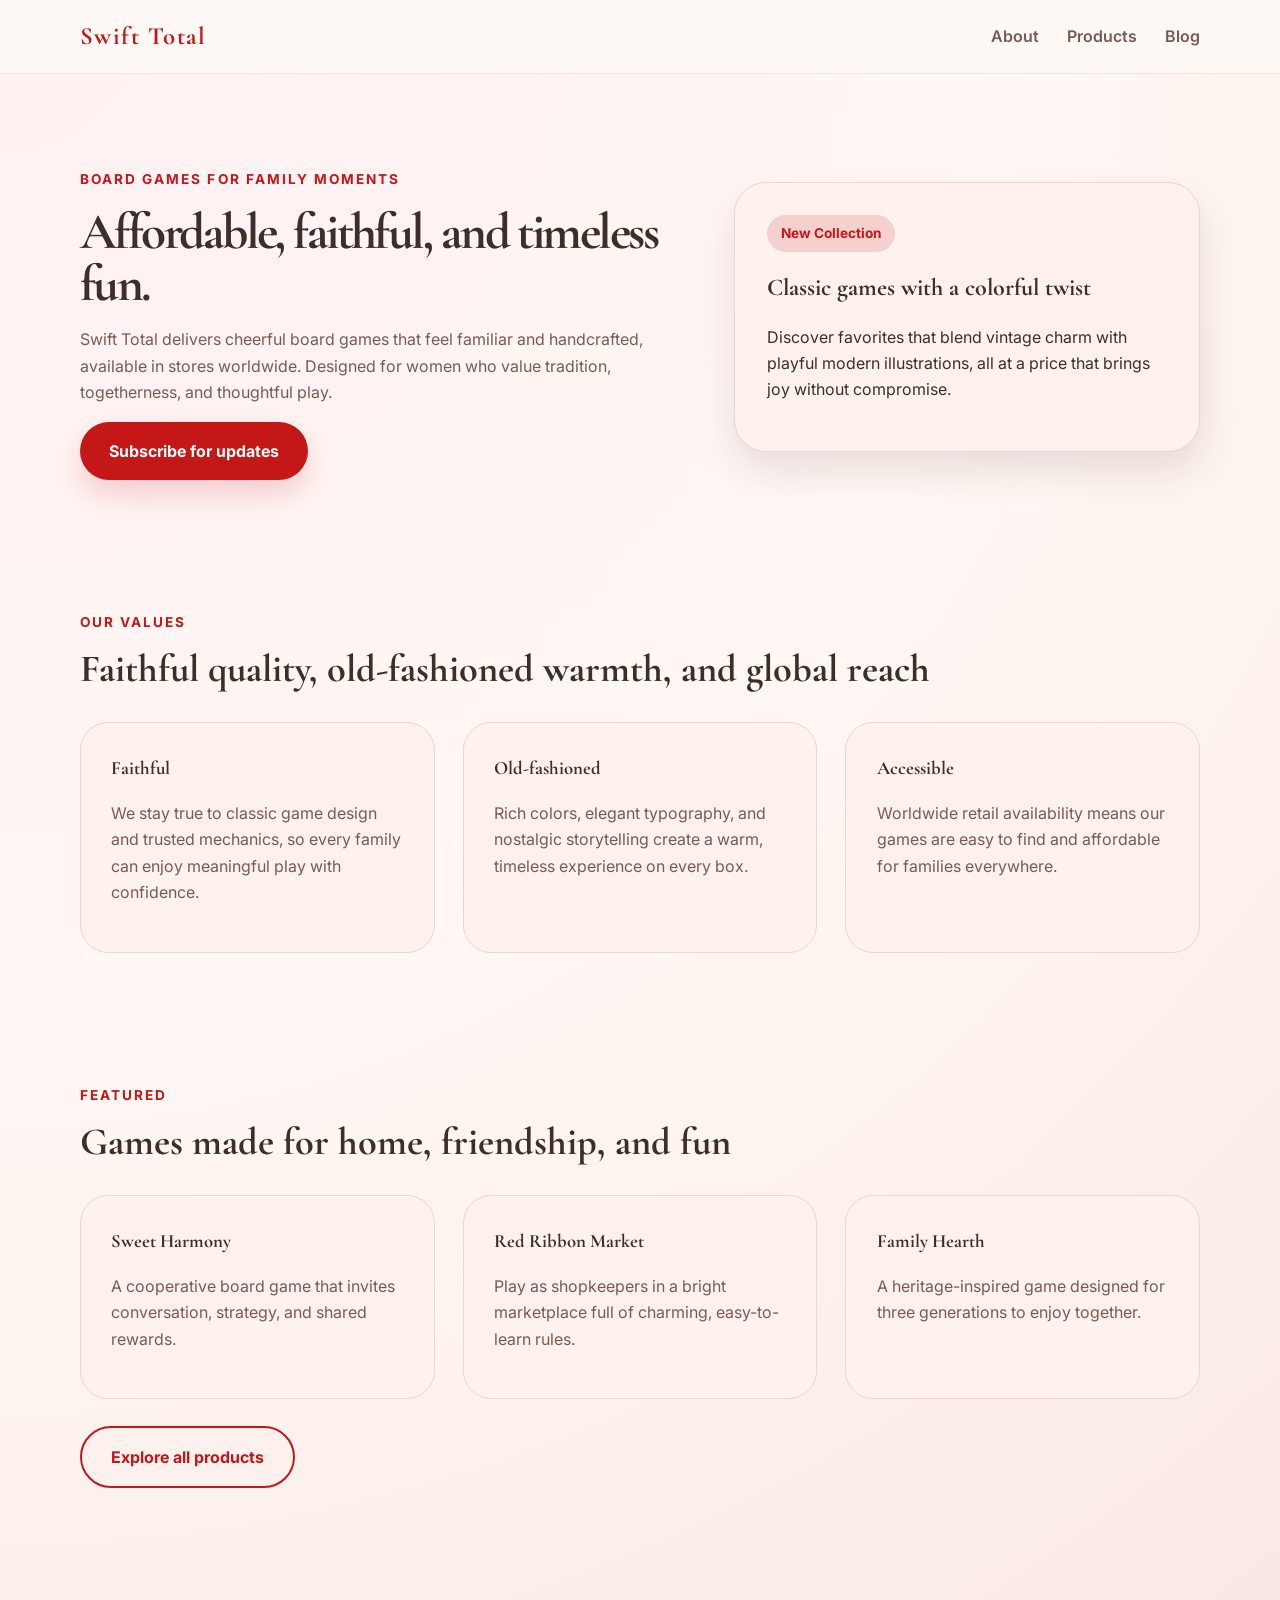
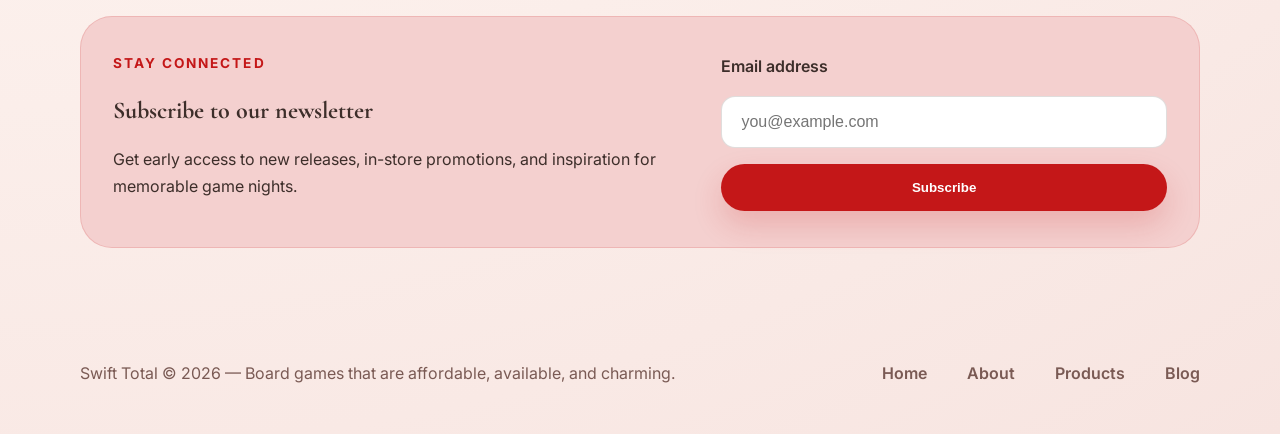
<file: index.html>
<!DOCTYPE html>
<html lang="en">
<head>
  <meta charset="UTF-8">
  <meta name="viewport" content="width=device-width, initial-scale=1.0">
  <title>Swift Total | Worldly Board Games for Every Home</title>
  <link rel="preconnect" href="https://fonts.googleapis.com">
  <link rel="preconnect" href="https://fonts.gstatic.com" crossorigin>
  <link href="https://fonts.googleapis.com/css2?family=Cormorant+Garamond:wght@400;500;600;700&family=Inter:wght@400;500;600;700&display=swap" rel="stylesheet">
  <link rel="stylesheet" href="styles.css">
</head>
<body>
  <header class="site-header">
    <div class="container header-inner">
      <a href="index.html" class="logo">Swift Total</a>
      <nav class="site-nav">
        <a href="info.html">About</a>
        <a href="products.html">Products</a>
        <a href="blog.html">Blog</a>
      </nav>
    </div>
  </header>

  <main>
    <section class="hero">
      <div class="container hero-grid">
        <div>
          <p class="eyebrow">Board games for family moments</p>
          <h1>Affordable, faithful, and timeless fun.</h1>
          <p class="hero-copy">Swift Total delivers cheerful board games that feel familiar and handcrafted, available in stores worldwide. Designed for women who value tradition, togetherness, and thoughtful play.</p>
          <a href="#newsletter" class="button button-primary">Subscribe for updates</a>
        </div>
        <div class="hero-card">
          <div class="hero-card__badge">New Collection</div>
          <h2>Classic games with a colorful twist</h2>
          <p>Discover favorites that blend vintage charm with playful modern illustrations, all at a price that brings joy without compromise.</p>
        </div>
      </div>
    </section>

    <section class="values-section container" id="values">
      <div class="section-header">
        <span class="section-label">Our Values</span>
        <h2>Faithful quality, old-fashioned warmth, and global reach</h2>
      </div>
      <div class="values-grid">
        <article class="value-card">
          <h3>Faithful</h3>
          <p>We stay true to classic game design and trusted mechanics, so every family can enjoy meaningful play with confidence.</p>
        </article>
        <article class="value-card">
          <h3>Old-fashioned</h3>
          <p>Rich colors, elegant typography, and nostalgic storytelling create a warm, timeless experience on every box.</p>
        </article>
        <article class="value-card">
          <h3>Accessible</h3>
          <p>Worldwide retail availability means our games are easy to find and affordable for families everywhere.</p>
        </article>
      </div>
    </section>

    <section class="featured-products container">
      <div class="section-header">
        <span class="section-label">Featured</span>
        <h2>Games made for home, friendship, and fun</h2>
      </div>
      <div class="product-grid">
        <article class="product-card">
          <h3>Sweet Harmony</h3>
          <p>A cooperative board game that invites conversation, strategy, and shared rewards.</p>
        </article>
        <article class="product-card">
          <h3>Red Ribbon Market</h3>
          <p>Play as shopkeepers in a bright marketplace full of charming, easy-to-learn rules.</p>
        </article>
        <article class="product-card">
          <h3>Family Hearth</h3>
          <p>A heritage-inspired game designed for three generations to enjoy together.</p>
        </article>
      </div><br>
      <a href="products.html" class="button button-secondary">Explore all products</a>
    </section>

    <section class="newsletter container" id="newsletter">
      <div class="newsletter-card">
        <div>
          <span class="section-label">Stay connected</span>
          <h2>Subscribe to our newsletter</h2>
          <p>Get early access to new releases, in-store promotions, and inspiration for memorable game nights.</p>
        </div>
        <form class="newsletter-form">
          <label for="email">Email address</label>
          <input type="email" id="email" placeholder="you@example.com" required>
          <button type="submit" class="button button-primary">Subscribe</button>
        </form>
      </div>
    </section>
  </main>

  <footer class="site-footer">
    <div class="container footer-inner">
      <p>Swift Total © 2026 — Board games that are affordable, available, and charming.</p>
      <nav class="footer-nav">
        <a href="index.html">Home</a>
        <a href="info.html">About</a>
        <a href="products.html">Products</a>
        <a href="blog.html">Blog</a>
      </nav>
    </div>
  </footer>
  <script src="script.js"></script>
</body>
</html>
</file>
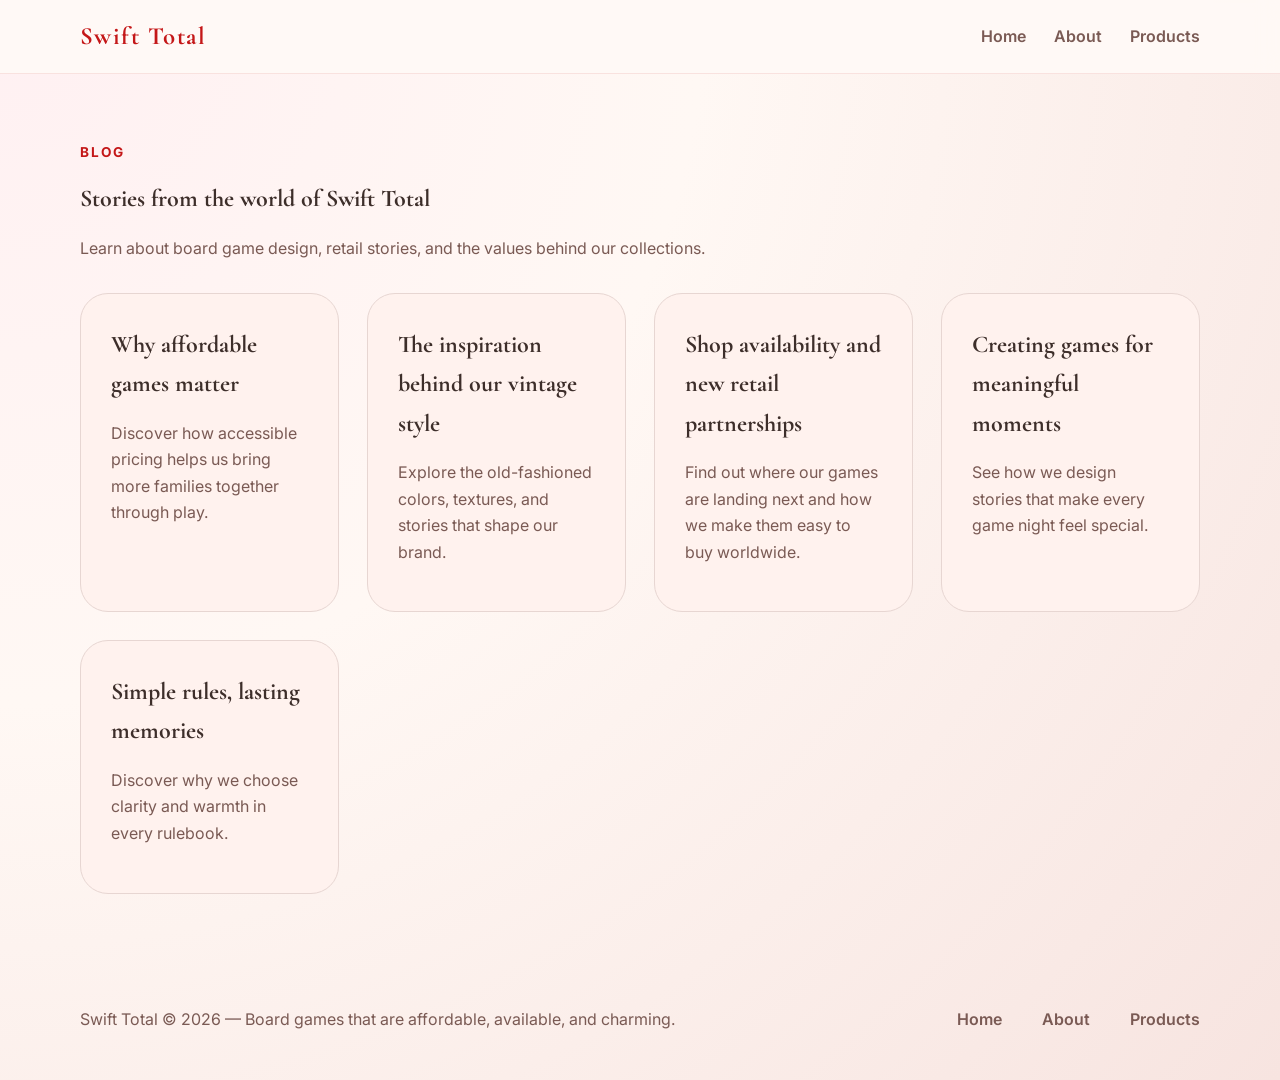
<file: blog.html>
<!DOCTYPE html>
<html lang="en">
<head>
  <meta charset="UTF-8">
  <meta name="viewport" content="width=device-width, initial-scale=1.0">
  <title>Blog | Swift Total</title>
  <link rel="preconnect" href="https://fonts.googleapis.com">
  <link rel="preconnect" href="https://fonts.gstatic.com" crossorigin>
  <link href="https://fonts.googleapis.com/css2?family=Cormorant+Garamond:wght@400;500;600;700&family=Inter:wght@400;500;600;700&display=swap" rel="stylesheet">
  <link rel="stylesheet" href="styles.css">
</head>
<body>
  <header class="site-header">
    <div class="container header-inner">
      <a href="index.html" class="logo">Swift Total</a>
      <nav class="site-nav">
        <a href="index.html">Home</a>
        <a href="info.html">About</a>
        <a href="products.html">Products</a>
      </nav>
    </div>
  </header>

  <main class="container page-content">
    <section class="page-hero">
      <span class="section-label">Blog</span>
      <h1>Stories from the world of Swift Total</h1>
      <p>Learn about board game design, retail stories, and the values behind our collections.</p>
    </section>

    <section class="blog-grid">
      <article class="blog-card blog-card--clickable" tabindex="0">
        <h2>Why affordable games matter</h2>
        <p>Discover how accessible pricing helps us bring more families together through play.</p>
        <div class="blog-details" hidden>
          <p>At Swift Total, affordable pricing means more people can discover the joy of our games. This post discusses the value of approachable products for growing families and everyday game nights.</p>
          <ul>
            <li>Market insight: pricing that still feels premium</li>
            <li>Impact: more homes can enjoy our titles</li>
            <li>Design focus: accessible and uplifting play</li>
          </ul>
        </div>
      </article>
      <article class="blog-card blog-card--clickable" tabindex="0">
        <h2>The inspiration behind our vintage style</h2>
        <p>Explore the old-fashioned colors, textures, and stories that shape our brand.</p>
        <div class="blog-details" hidden>
          <p>Our vintage style blends museum-quality typography with modern color palettes, creating packaging that feels both familiar and fresh. Learn how tradition informs every design choice.</p>
          <ul>
            <li>Art direction: warm reds and watercolor palettes</li>
            <li>Typography: elegant serif headings with clean modern copy</li>
            <li>Brand tone: gentle, trustworthy, and memorable</li>
          </ul>
        </div>
      </article>
      <article class="blog-card blog-card--clickable" tabindex="0">
        <h2>Shop availability and new retail partnerships</h2>
        <p>Find out where our games are landing next and how we make them easy to buy worldwide.</p>
        <div class="blog-details" hidden>
          <p>Swift Total is expanding into new retailers across Europe, Asia, and North America. Read about our retail strategy and how we keep our games stocked in family-friendly stores.</p>
          <ul>
            <li>Retail reach: major chains and local boutiques</li>
            <li>Logistics: consistent supply for everyday demand</li>
            <li>Customer access: easy discovery in more shopping aisles</li>
          </ul>
        </div>
      </article>
      <article class="blog-card blog-card--clickable" tabindex="0">
        <h2>Creating games for meaningful moments</h2>
        <p>See how we design stories that make every game night feel special.</p>
        <div class="blog-details" hidden>
          <p>Meaningful game design is about more than mechanics. It is about emotion, nostalgia, and building rituals that women and families can enjoy year after year.</p>
          <ul>
            <li>Focus: connection over competition</li>
            <li>Approach: calm, elegant player experiences</li>
            <li>Deliverable: keepsake-worthy packaging</li>
          </ul>
        </div>
      </article>
      <article class="blog-card blog-card--clickable" tabindex="0">
        <h2>Simple rules, lasting memories</h2>
        <p>Discover why we choose clarity and warmth in every rulebook.</p>
        <div class="blog-details" hidden>
          <p>Simple rules allow the whole family to jump into the fun quickly. In this post, we explain how clean instructions help make Swift Total games welcoming for all age ranges.</p>
          <ul>
            <li>Design goal: intuitive play for everyone</li>
            <li>Rulebook style: easy to scan and beautifully illustrated</li>
            <li>Player experience: light-hearted and reassuring</li>
          </ul>
        </div>
      </article>
    </section>
  </main>

  <div class="product-modal blog-modal" aria-hidden="true">
    <div class="product-modal__backdrop"></div>
    <div class="product-modal__panel" role="dialog" aria-modal="true" aria-labelledby="blog-modal-title">
      <button class="modal-close" aria-label="Close blog details">×</button>
      <div class="modal-copy-wrap">
        <h2 id="blog-modal-title"></h2>
        <p class="modal-copy"></p>
        <ul class="modal-specs"></ul>
      </div>
    </div>
  </div>

  <footer class="site-footer">
    <div class="container footer-inner">
      <p>Swift Total © 2026 — Board games that are affordable, available, and charming.</p>
      <nav class="footer-nav">
        <a href="index.html">Home</a>
        <a href="info.html">About</a>
        <a href="products.html">Products</a>
      </nav>
    </div>
  </footer>
  <script src="script.js"></script>
</body>
</html>
</file>
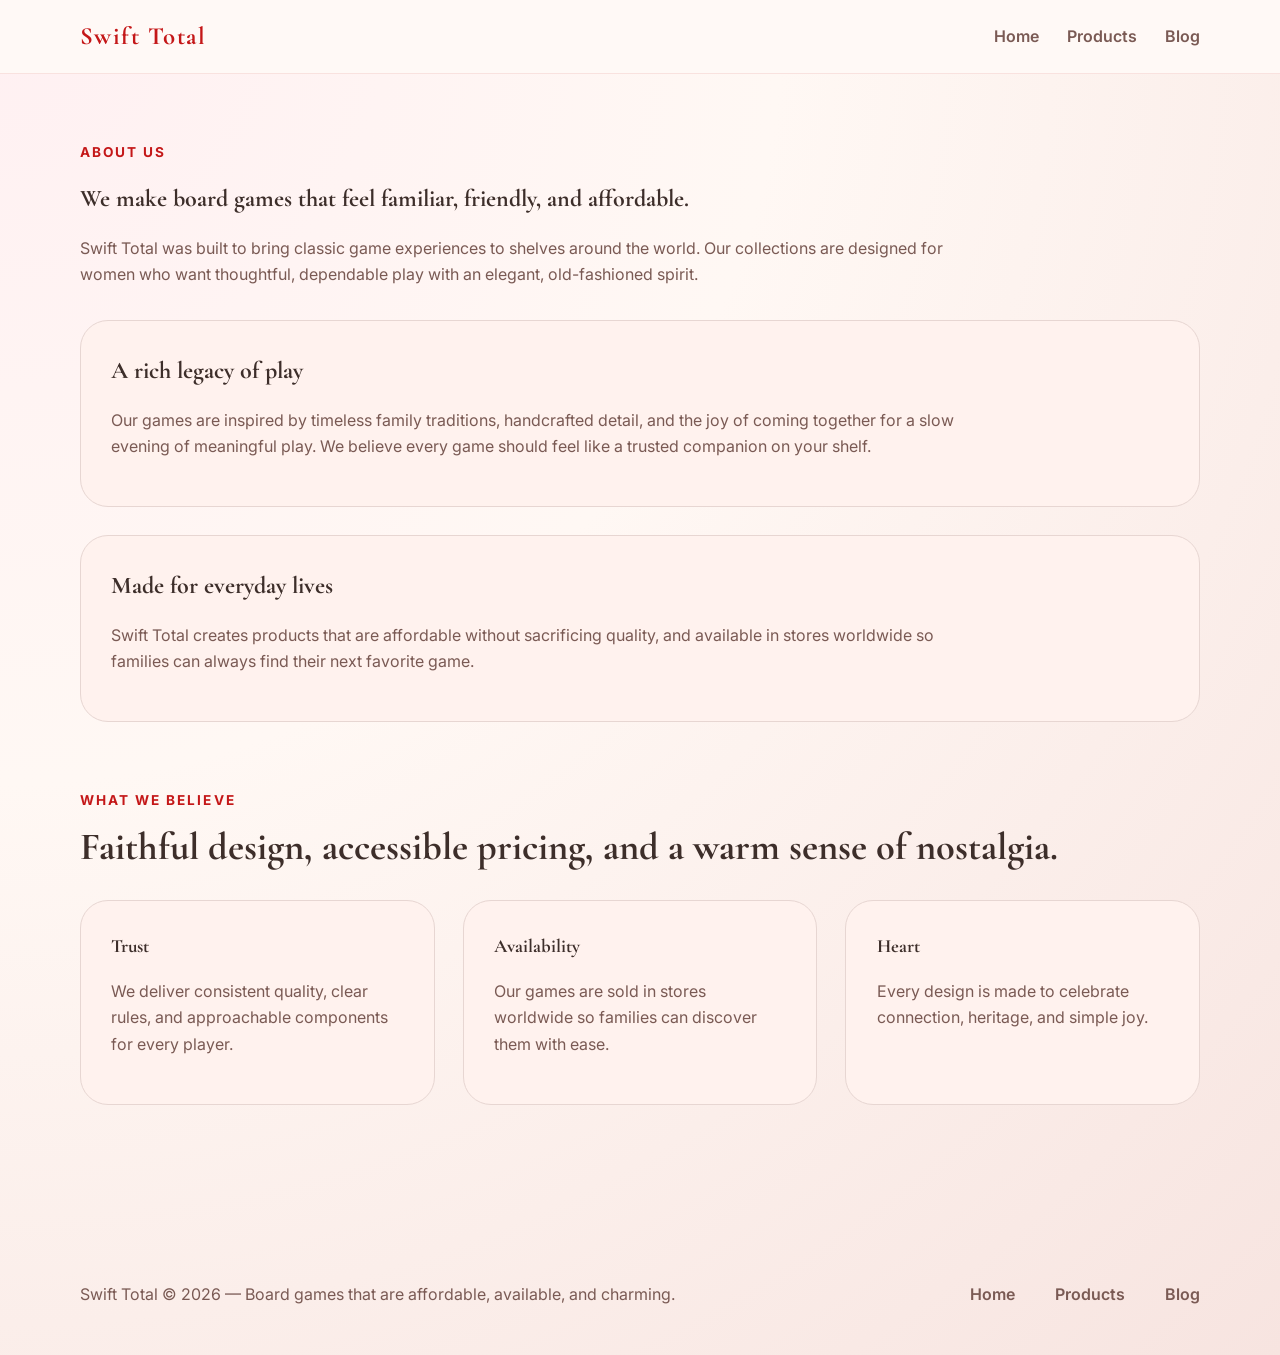
<file: info.html>
<!DOCTYPE html>
<html lang="en">
<head>
  <meta charset="UTF-8">
  <meta name="viewport" content="width=device-width, initial-scale=1.0">
  <title>About | Swift Total</title>
  <link rel="preconnect" href="https://fonts.googleapis.com">
  <link rel="preconnect" href="https://fonts.gstatic.com" crossorigin>
  <link href="https://fonts.googleapis.com/css2?family=Cormorant+Garamond:wght@400;500;600;700&family=Inter:wght@400;500;600;700&display=swap" rel="stylesheet">
  <link rel="stylesheet" href="styles.css">
</head>
<body>
  <header class="site-header">
    <div class="container header-inner">
      <a href="index.html" class="logo">Swift Total</a>
      <nav class="site-nav">
        <a href="index.html">Home</a>
        <a href="products.html">Products</a>
        <a href="blog.html">Blog</a>
      </nav>
    </div>
  </header>

  <main class="container page-content">
    <section class="page-hero">
      <span class="section-label">About Us</span>
      <h1>We make board games that feel familiar, friendly, and affordable.</h1>
      <p>Swift Total was built to bring classic game experiences to shelves around the world. Our collections are designed for women who want thoughtful, dependable play with an elegant, old-fashioned spirit.</p>
    </section>

    <section class="story-grid">
      <article class="story-block">
        <h2>A rich legacy of play</h2>
        <p>Our games are inspired by timeless family traditions, handcrafted detail, and the joy of coming together for a slow evening of meaningful play. We believe every game should feel like a trusted companion on your shelf.</p>
      </article>
      <article class="story-block">
        <h2>Made for everyday lives</h2>
        <p>Swift Total creates products that are affordable without sacrificing quality, and available in stores worldwide so families can always find their next favorite game.</p>
      </article>
    </section>

    <section class="values-section">
      <div class="section-header">
        <span class="section-label">What we believe</span>
        <h2>Faithful design, accessible pricing, and a warm sense of nostalgia.</h2>
      </div>
      <div class="values-grid">
        <article class="value-card">
          <h3>Trust</h3>
          <p>We deliver consistent quality, clear rules, and approachable components for every player.</p>
        </article>
        <article class="value-card">
          <h3>Availability</h3>
          <p>Our games are sold in stores worldwide so families can discover them with ease.</p>
        </article>
        <article class="value-card">
          <h3>Heart</h3>
          <p>Every design is made to celebrate connection, heritage, and simple joy.</p>
        </article>
      </div>
    </section>
  </main>

  <footer class="site-footer">
    <div class="container footer-inner">
      <p>Swift Total © 2026 — Board games that are affordable, available, and charming.</p>
      <nav class="footer-nav">
        <a href="index.html">Home</a>
        <a href="products.html">Products</a>
        <a href="blog.html">Blog</a>
      </nav>
    </div>
  </footer>
</body>
</html>
</file>
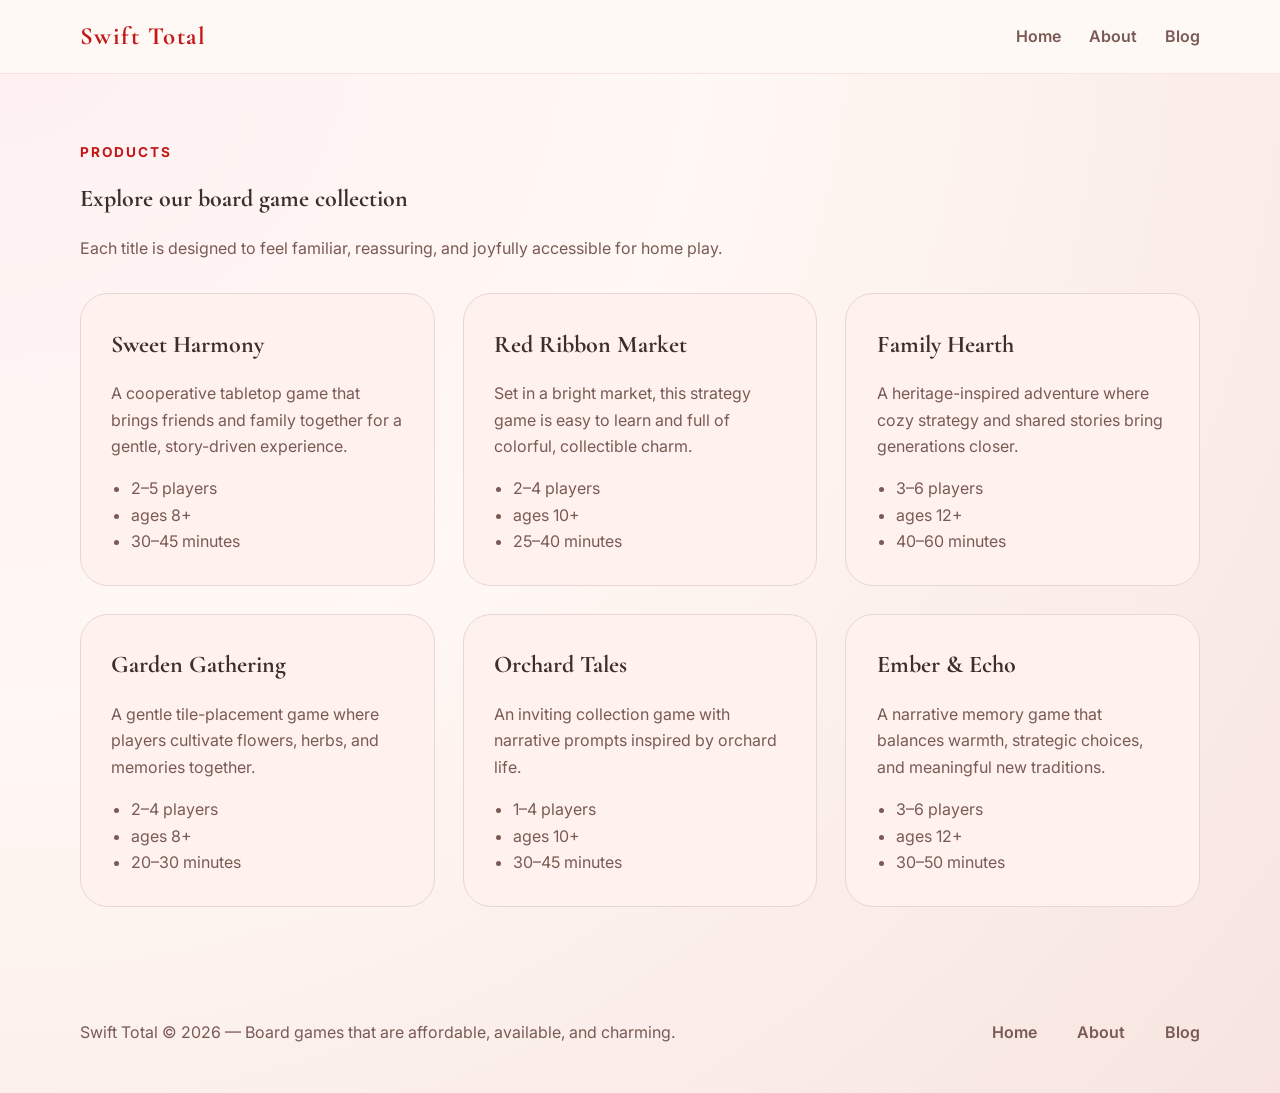
<file: products.html>
<!DOCTYPE html>
<html lang="en">
<head>
  <meta charset="UTF-8">
  <meta name="viewport" content="width=device-width, initial-scale=1.0">
  <title>Products | Swift Total</title>
  <link rel="preconnect" href="https://fonts.googleapis.com">
  <link rel="preconnect" href="https://fonts.gstatic.com" crossorigin>
  <link href="https://fonts.googleapis.com/css2?family=Cormorant+Garamond:wght@400;500;600;700&family=Inter:wght@400;500;600;700&display=swap" rel="stylesheet">
  <link rel="stylesheet" href="styles.css">
</head>
<body>
  <header class="site-header">
    <div class="container header-inner">
      <a href="index.html" class="logo">Swift Total</a>
      <nav class="site-nav">
        <a href="index.html">Home</a>
        <a href="info.html">About</a>
        <a href="blog.html">Blog</a>
      </nav>
    </div>
  </header>

  <main class="container page-content">
    <section class="page-hero">
      <span class="section-label">Products</span>
      <h1>Explore our board game collection</h1>
      <p>Each title is designed to feel familiar, reassuring, and joyfully accessible for home play.</p>
    </section>

    <section class="product-grid page-grid">
      <article class="product-card product-card-large product-card--clickable" tabindex="0">
        <h2>Sweet Harmony</h2>
        <p>A cooperative tabletop game that brings friends and family together for a gentle, story-driven experience.</p>
        <ul>
          <li>2–5 players</li>
          <li>ages 8+</li>
          <li>30–45 minutes</li>
        </ul>
        <div class="product-details" hidden>
          <p>Players work together to collect musical motifs, unlock beautiful scenes, and create a shared story with every turn.</p>
          <ul>
            <li>Style: Cooperative journey</li>
            <li>Difficulty: Easy</li>
            <li>Special: Keepsake score cards included</li>
          </ul>
          <p class="detail-note">Perfect for cozy evenings and thoughtful conversations around the table.</p>
        </div>
      </article>
      <article class="product-card product-card-large product-card--clickable" tabindex="0">
        <h2>Red Ribbon Market</h2>
        <p>Set in a bright market, this strategy game is easy to learn and full of colorful, collectible charm.</p>
        <ul>
          <li>2–4 players</li>
          <li>ages 10+</li>
          <li>25–40 minutes</li>
        </ul>
        <div class="product-details" hidden>
          <p>Trade unique market cards, gather ribbons, and balance supply to build the most inviting stall.</p>
          <ul>
            <li>Style: Card drafting marketplace</li>
            <li>Difficulty: Medium</li>
            <li>Special: Vintage market tokens</li>
          </ul>
          <p class="detail-note">A cheerful, collectible experience with a nostalgic decorative feel.</p>
        </div>
      </article>
      <article class="product-card product-card-large product-card--clickable" tabindex="0">
        <h2>Family Hearth</h2>
        <p>A heritage-inspired adventure where cozy strategy and shared stories bring generations closer.</p>
        <ul>
          <li>3–6 players</li>
          <li>ages 12+</li>
          <li>40–60 minutes</li>
        </ul>
        <div class="product-details" hidden>
          <p>Guide your household through seasonal challenges, gather memories, and reunite your family around the hearth.</p>
          <ul>
            <li>Style: Story-driven legacy</li>
            <li>Difficulty: Medium</li>
            <li>Special: Family storybook insert</li>
          </ul>
          <p class="detail-note">Designed for multigenerational play and meaningful tradition.</p>
        </div>
      </article>
      <article class="product-card product-card-large product-card--clickable" tabindex="0">
        <h2>Garden Gathering</h2>
        <p>A gentle tile-placement game where players cultivate flowers, herbs, and memories together.</p>
        <ul>
          <li>2–4 players</li>
          <li>ages 8+</li>
          <li>20–30 minutes</li>
        </ul>
        <div class="product-details" hidden>
          <p>Arrange garden tiles to create beautiful plots while collecting seasonal bouquets and sharing animals with friends.</p>
          <ul>
            <li>Style: Casual strategy</li>
            <li>Difficulty: Easy</li>
            <li>Special: Illustrated garden tokens</li>
          </ul>
          <p class="detail-note">Bright, calm gameplay for quick evenings and gentle competition.</p>
        </div>
      </article>
      <article class="product-card product-card-large product-card--clickable" tabindex="0">
        <h2>Orchard Tales</h2>
        <p>An inviting collection game with narrative prompts inspired by orchard life.</p>
        <ul>
          <li>1–4 players</li>
          <li>ages 10+</li>
          <li>30–45 minutes</li>
        </ul>
        <div class="product-details" hidden>
          <p>Gather fruits, share stories, and explore warm orchard scenes with charming strategy and delightful art.</p>
          <ul>
            <li>Style: Collection & storytelling</li>
            <li>Difficulty: Easy</li>
            <li>Special: Story prompt cards</li>
          </ul>
          <p class="detail-note">Ideal for thoughtful play and gentle family storytelling.</p>
        </div>
      </article>
      <article class="product-card product-card-large product-card--clickable" tabindex="0">
        <h2>Ember & Echo</h2>
        <p>A narrative memory game that balances warmth, strategic choices, and meaningful new traditions.</p>
        <ul>
          <li>3–6 players</li>
          <li>ages 12+</li>
          <li>30–50 minutes</li>
        </ul>
        <div class="product-details" hidden>
          <p>Take turns recalling scenes, collecting echo tokens, and building a glowing story across each round.</p>
          <ul>
            <li>Style: Memory & narrative</li>
            <li>Difficulty: Medium</li>
            <li>Special: Glow-themed components</li>
          </ul>
          <p class="detail-note">A memorable gift for game nights full of warmth and connection.</p>
        </div>
      </article>
    </section>
  </main>

  <div class="product-modal" aria-hidden="true">
    <div class="product-modal__backdrop"></div>
    <div class="product-modal__panel" role="dialog" aria-modal="true" aria-labelledby="product-modal-title">
      <button class="modal-close" aria-label="Close product details">×</button>
      <div class="modal-copy-wrap">
        <h2 id="product-modal-title"></h2>
        <p class="modal-copy"></p>
        <ul class="modal-specs"></ul>
        <p class="modal-note"></p>
      </div>
    </div>
  </div>

  <footer class="site-footer">
    <div class="container footer-inner">
      <p>Swift Total © 2026 — Board games that are affordable, available, and charming.</p>
      <nav class="footer-nav">
        <a href="index.html">Home</a>
        <a href="info.html">About</a>
        <a href="blog.html">Blog</a>
      </nav>
    </div>
  </footer>
  <script src="script.js"></script>
</body>
</html>
</file>
<file: styles.css>
:root {
  color-scheme: light;
  --bg: #fff8f4;
  --surface: #fff2ee;
  --surface-strong: #f3d7d2;
  --text: #3d2e2a;
  --muted: #7a5a54;
  --accent: #c41718;
  --accent-soft: #f4d0cf;
  --border: #e7d6d2;
  --shadow: 0 18px 40px rgba(69, 25, 29, 0.12);
}

* {
  box-sizing: border-box;
}

html, body {
  margin: 0;
  min-height: 100%;
  font-family: 'Inter', system-ui, sans-serif;
  background: radial-gradient(circle at top left, #fff0f2 0%, #fff8f4 42%, #f7e4e0 100%);
  color: var(--text);
}

body {
  line-height: 1.65;
}

img {
  max-width: 100%;
  display: block;
}

.container {
  width: min(1120px, calc(100% - 2rem));
  margin: 0 auto;
}

.site-header {
  position: sticky;
  top: 0;
  z-index: 10;
  background: rgba(255, 249, 246, 0.96);
  backdrop-filter: blur(10px);
  border-bottom: 1px solid rgba(196, 23, 24, 0.1);
}

.header-inner {
  display: flex;
  gap: 1rem;
  align-items: center;
  justify-content: space-between;
  padding: 1rem 0;
}

.logo {
  font-family: 'Cormorant Garamond', serif;
  font-size: 1.55rem;
  color: var(--accent);
  text-decoration: none;
  letter-spacing: 0.06em;
  font-weight: 700;
}

.site-nav a,
.footer-nav a {
  color: var(--muted);
  text-decoration: none;
  font-weight: 600;
  margin-left: 1.5rem;
}

.site-nav a:first-child,
.footer-nav a:first-child {
  margin-left: 0;
}

.hero {
  padding: 5rem 0 4rem;
}

.hero-grid {
  display: grid;
  gap: 2rem;
}

.eyebrow,
.section-label {
  display: inline-block;
  font-size: 0.85rem;
  font-weight: 700;
  letter-spacing: 0.15em;
  text-transform: uppercase;
  color: var(--accent);
  margin-bottom: 1rem;
}

h1,
h2,
h3,
h4 {
  margin: 0;
  font-family: 'Cormorant Garamond', serif;
}

.hero h1 {
  font-size: clamp(2.75rem, 4vw, 4.25rem);
  line-height: 1.02;
  letter-spacing: -0.05em;
}

.hero-copy,
.page-hero p,
.value-card p,
.product-card p,
.blog-card p,
.story-block p {
  max-width: 54rem;
  color: var(--muted);
}

.button {
  display: inline-flex;
  align-items: center;
  justify-content: center;
  border: none;
  border-radius: 999px;
  font-weight: 700;
  cursor: pointer;
  text-decoration: none;
  transition: transform 0.22s ease, box-shadow 0.22s ease;
}

.button:hover {
  transform: translateY(-1px);
}

.button-primary {
  padding: 1rem 1.8rem;
  background: var(--accent);
  color: #fff;
  box-shadow: 0 14px 30px rgba(196, 23, 24, 0.18);
}

.button-secondary {
  padding: 1rem 1.8rem;
  background: transparent;
  color: var(--accent);
  border: 2px solid var(--accent);
}

.hero-card {
  background: var(--surface);
  border: 1px solid var(--border);
  border-radius: 32px;
  padding: 2rem;
  box-shadow: var(--shadow);
}

.hero-card__badge {
  display: inline-flex;
  padding: 0.45rem 0.9rem;
  background: var(--accent-soft);
  color: var(--accent);
  border-radius: 999px;
  font-size: 0.85rem;
  font-weight: 700;
  margin-bottom: 1rem;
}

.values-section,
.featured-products,
.newsletter,
.page-content {
  padding: 4rem 0;
}

.section-header {
  margin-bottom: 2rem;
}

.section-header h2 {
  font-size: clamp(2rem, 3vw, 3rem);
  line-height: 1.05;
}

.values-grid,
.product-grid,
.blog-grid,
.story-grid {
  display: grid;
  gap: 1.75rem;
}

.values-grid {
  grid-template-columns: repeat(auto-fit, minmax(220px, 1fr));
}

.value-card,
.product-card,
.blog-card,
.story-block,
.product-card-large {
  background: var(--surface);
  border: 1px solid var(--border);
  border-radius: 28px;
  padding: 1.9rem;
}

.product-card--clickable,
.blog-card--clickable {
  cursor: pointer;
  transition: transform 0.25s ease, border-color 0.25s ease, box-shadow 0.25s ease;
}

.product-card--clickable:hover,
.product-card--clickable:focus-visible,
.blog-card--clickable:hover,
.blog-card--clickable:focus-visible {
  transform: translateY(-4px);
  border-color: rgba(196, 23, 24, 0.25);
  box-shadow: 0 16px 30px rgba(196, 23, 24, 0.14);
}

.value-card h3,
.product-card h3,
.blog-card h2,
.story-block h2,
.product-card-large h2 {
  margin-bottom: 1rem;
}

.featured-products .product-grid {
  grid-template-columns: repeat(auto-fit, minmax(210px, 1fr));
}

.newsletter-card {
  display: grid;
  gap: 1.8rem;
  background: var(--accent-soft);
  border: 1px solid rgba(196, 23, 24, 0.14);
  border-radius: 32px;
  padding: 2rem;
}

.newsletter-form {
  display: grid;
  gap: 1rem;
  max-width: 42rem;
}

.newsletter-form label {
  font-weight: 600;
}

.newsletter-form input {
  width: 100%;
  padding: 1rem 1.2rem;
  border-radius: 14px;
  border: 1px solid rgba(61, 46, 42, 0.16);
  font-size: 1rem;
}

.site-footer {
  padding: 2rem 0;
}

.footer-inner {
  display: flex;
  flex-wrap: wrap;
  gap: 1rem;
  align-items: center;
  justify-content: space-between;
  color: var(--muted);
}

.footer-nav {
  display: flex;
  flex-wrap: wrap;
  gap: 1rem;
}

.page-hero {
  margin-bottom: 2rem;
}

.page-grid {
  grid-template-columns: repeat(auto-fit, minmax(260px, 1fr));
}

.product-card-large ul {
  padding-left: 1.2rem;
  margin: 1rem 0 0;
  color: var(--muted);
}

.blog-grid {
  grid-template-columns: repeat(auto-fit, minmax(220px, 1fr));
}

.product-modal {
  position: fixed;
  inset: 0;
  display: none;
  place-items: center;
  z-index: 20;
}

.product-modal.is-open {
  display: grid;
}

.product-modal__backdrop {
  position: absolute;
  inset: 0;
  background: rgba(61, 46, 42, 0.55);
}

.product-modal__panel {
  position: relative;
  background: #fffaf7;
  border: 1px solid rgba(196, 23, 24, 0.18);
  border-radius: 30px;
  box-shadow: 0 35px 80px rgba(61, 46, 42, 0.18);
  max-width: min(640px, calc(100% - 2rem));
  width: 100%;
  padding: 2rem;
  z-index: 1;
}

.modal-close {
  position: absolute;
  top: 1rem;
  right: 1rem;
  width: 2.5rem;
  height: 2.5rem;
  border: none;
  border-radius: 50%;
  background: rgba(196, 23, 24, 0.08);
  color: var(--accent);
  font-size: 1.5rem;
  cursor: pointer;
}

.modal-copy-wrap {
  display: grid;
  gap: 1rem;
}

.modal-copy,
.modal-note {
  color: var(--muted);
}

.modal-specs {
  list-style: disc;
  margin: 0;
  padding-left: 1.2rem;
  color: var(--muted);
}

@media (min-width: 860px) {
  .hero-grid {
    grid-template-columns: 1.2fr 0.9fr;
    align-items: center;
  }

  .newsletter-card {
    grid-template-columns: 1.3fr 1fr;
    align-items: center;
  }
}

@media (max-width: 720px) {
  .header-inner,
  .footer-inner {
    flex-direction: column;
    align-items: flex-start;
  }

  .site-nav a {
    margin-left: 0;
  }
}
</file>
